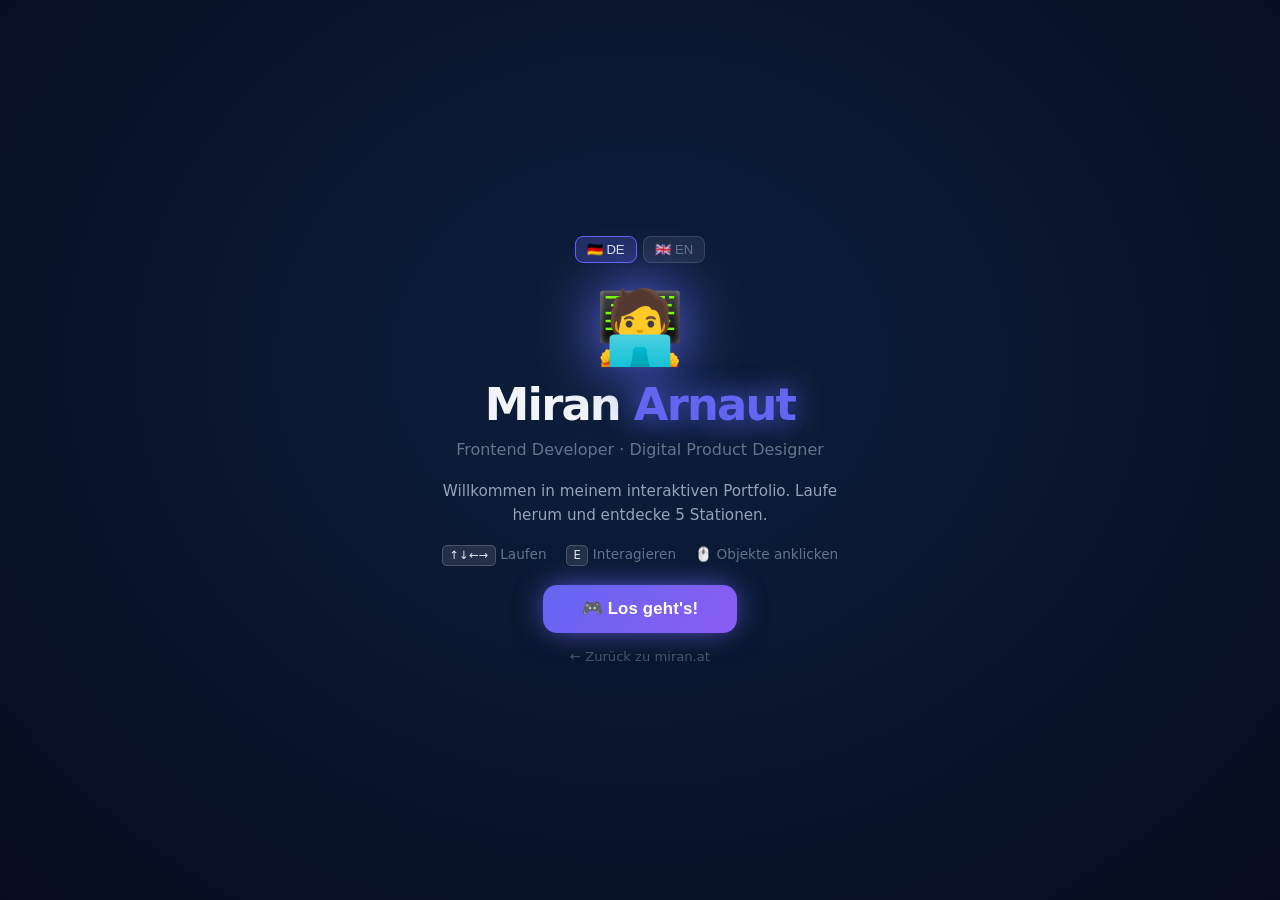
<file: about/index.html>
<!DOCTYPE html>
<html lang="en">
  <head>
    <meta charset="UTF-8" />
    <link rel="icon" type="image/svg+xml" href="data:image/svg+xml,<svg xmlns='http://www.w3.org/2000/svg' viewBox='0 0 100 100'><text y='.9em' font-size='90'>🎮</text></svg>" />
    <meta name="viewport" content="width=device-width, initial-scale=1.0" />
    <title>Miran Arnaut — Digital Product Designer</title>
    <meta name="description" content="Frontend Developer & Digital Product Designer in Karlsruhe — Interactive portfolio game" />
    <style>
      * { margin: 0; padding: 0; box-sizing: border-box; }
      html, body { width: 100%; height: 100%; overflow: hidden; background: #0f0e17; }
      #app { width: 100%; height: 100%; }
    </style>
    <script type="module" crossorigin src="./assets/index-zeUGJAIS.js"></script>
    <link rel="stylesheet" crossorigin href="./assets/index-BJtJqdg1.css">
  </head>
  <body>
    <div id="app"></div>
  </body>
</html>
</file>
<file: about/assets/index-BJtJqdg1.css>
.game-canvas[data-v-62f50af3]{display:block;width:100%;height:100%}.hud-controls[data-v-d78a0cbf]{position:fixed;bottom:1.4rem;left:1.4rem;background:#0a1628e0;border:1px solid rgba(255,255,255,.1);border-radius:14px;z-index:50;min-width:190px;-webkit-backdrop-filter:blur(8px);backdrop-filter:blur(8px);overflow:hidden;box-shadow:0 8px 32px #0006}.controls-header[data-v-d78a0cbf]{display:flex;align-items:center;gap:.5rem;padding:.65rem 1rem;color:#94a3b8;font-size:.82rem;font-weight:600;cursor:pointer;-webkit-user-select:none;user-select:none;text-transform:uppercase;letter-spacing:.06em}.controls-header[data-v-d78a0cbf]:hover{color:#e2e8f0}.toggle[data-v-d78a0cbf]{margin-left:auto;opacity:.5}.controls-body[data-v-d78a0cbf]{padding:0 1rem .8rem;display:flex;flex-direction:column;gap:.4rem;border-top:1px solid rgba(255,255,255,.06)}.hud-controls.hidden .controls-body[data-v-d78a0cbf]{display:none}.control-row[data-v-d78a0cbf]{display:flex;align-items:center;gap:.65rem;font-size:.8rem;color:#64748b}.key-group[data-v-d78a0cbf]{display:flex;gap:.2rem}kbd[data-v-d78a0cbf]{background:#ffffff1a;border:1px solid rgba(255,255,255,.18);border-radius:5px;padding:.15rem .42rem;font-size:.72rem;color:#e2e8f0;font-family:inherit;min-width:22px;text-align:center}.interact-prompt[data-v-d78a0cbf]{position:fixed;bottom:2rem;left:50%;transform:translate(-50%);background:#0a1628eb;border:1.5px solid var(--color);box-shadow:0 0 30px -4px var(--color),0 8px 32px #00000080;border-radius:16px;padding:.75rem 1.5rem;display:flex;align-items:center;gap:.9rem;z-index:50;-webkit-backdrop-filter:blur(10px);backdrop-filter:blur(10px);color:#e2e8f0;font-size:.9rem;white-space:nowrap}.prompt-icon[data-v-d78a0cbf]{font-size:1.8rem;filter:drop-shadow(0 0 8px var(--color))}.prompt-text strong[data-v-d78a0cbf]{display:block;color:#f1f5f9;font-size:1rem}.prompt-text kbd[data-v-d78a0cbf]{font-size:.75rem}.name-tag[data-v-d78a0cbf]{position:fixed;top:1.4rem;left:50%;transform:translate(-50%);display:flex;align-items:center;gap:.65rem;background:#0a1628d9;border:1px solid rgba(255,255,255,.1);border-radius:50px;padding:.5rem 1.4rem;z-index:50;-webkit-backdrop-filter:blur(8px);backdrop-filter:blur(8px);box-shadow:0 4px 20px #0006}.name-emoji[data-v-d78a0cbf]{font-size:1.2rem}.name-text[data-v-d78a0cbf]{font-size:.97rem;font-weight:700;color:#f1f5f9}.name-sub[data-v-d78a0cbf]{font-size:.75rem;color:#64748b}.prompt-enter-active[data-v-d78a0cbf],.prompt-leave-active[data-v-d78a0cbf]{transition:all .22s cubic-bezier(.34,1.5,.64,1)}.prompt-enter-from[data-v-d78a0cbf],.prompt-leave-to[data-v-d78a0cbf]{opacity:0;transform:translate(-50%) translateY(14px)}@media (max-width: 520px){.name-sub[data-v-d78a0cbf]{display:none}.name-tag[data-v-d78a0cbf]{padding:.45rem 1rem}.interact-prompt[data-v-d78a0cbf]{font-size:.82rem;padding:.6rem 1rem}.hud-controls[data-v-d78a0cbf]{bottom:.8rem;left:.8rem}}.dialog-overlay[data-v-7eca944b]{position:fixed;top:0;right:0;bottom:0;left:0;background:#050a19b8;-webkit-backdrop-filter:blur(6px);backdrop-filter:blur(6px);display:flex;align-items:center;justify-content:center;z-index:100;padding:1rem}.dialog-box[data-v-7eca944b]{background:linear-gradient(135deg,#0d1b35,#111827);border:1px solid var(--accent);box-shadow:0 0 0 1px #ffffff0f,0 0 60px -10px var(--accent),0 30px 60px -20px #000000b3;border-radius:20px;width:100%;max-width:640px;max-height:88vh;overflow-y:auto;padding:2rem 2.2rem 1.8rem;position:relative;color:#e2e8f0;scrollbar-width:thin;scrollbar-color:var(--accent) transparent}.close-btn[data-v-7eca944b]{position:absolute;top:1rem;right:1rem;background:#ffffff12;border:1px solid rgba(255,255,255,.12);color:#94a3b8;border-radius:50%;width:36px;height:36px;display:flex;align-items:center;justify-content:center;cursor:pointer;font-size:14px;transition:all .2s}.close-btn[data-v-7eca944b]:hover{background:#ffffff24;color:#fff;transform:scale(1.1)}.dialog-header[data-v-7eca944b]{display:flex;align-items:center;gap:1rem;margin-bottom:1.4rem;padding-bottom:1rem;border-bottom:1px solid rgba(255,255,255,.08)}.dialog-icon[data-v-7eca944b]{font-size:2.4rem;filter:drop-shadow(0 0 12px var(--accent))}.dialog-title[data-v-7eca944b]{font-size:1.65rem;font-weight:700;color:#f1f5f9;letter-spacing:-.02em}.dialog-body[data-v-7eca944b]{line-height:1.65;color:#94a3b8;font-size:.97rem}.dialog-footer[data-v-7eca944b]{display:flex;gap:.8rem;margin-top:1.6rem;flex-wrap:wrap}.cta-btn[data-v-7eca944b]{display:inline-flex;align-items:center;gap:.4rem;padding:.6rem 1.4rem;background:var(--accent);color:#0a1628;font-weight:700;font-size:.9rem;border-radius:10px;text-decoration:none;transition:all .2s;box-shadow:0 0 20px -4px var(--accent)}.cta-btn[data-v-7eca944b]:hover{filter:brightness(1.12);transform:translateY(-2px);box-shadow:0 4px 24px -4px var(--accent)}.continue-btn[data-v-7eca944b]{background:#ffffff12;border:1px solid rgba(255,255,255,.12);color:#94a3b8;border-radius:10px;padding:.6rem 1.2rem;font-size:.9rem;cursor:pointer;transition:all .2s}.continue-btn[data-v-7eca944b]:hover{background:#ffffff1f;color:#e2e8f0}.dialog-enter-active[data-v-7eca944b],.dialog-leave-active[data-v-7eca944b]{transition:all .28s cubic-bezier(.34,1.4,.64,1)}.dialog-enter-from[data-v-7eca944b],.dialog-leave-to[data-v-7eca944b]{opacity:0;transform:scale(.92) translateY(16px)}.dialog-body p{margin-bottom:.75rem}.dialog-body ul{margin:.5rem 0 .75rem 1.2rem}.dialog-body li{margin-bottom:.3rem;color:#94a3b8}.dialog-body strong{color:#e2e8f0}.skills-grid{display:grid;grid-template-columns:1fr 1fr;gap:1rem}.skill-group h4{color:#e2e8f0;font-size:.85rem;text-transform:uppercase;letter-spacing:.08em;margin-bottom:.5rem}.tags{display:flex;flex-wrap:wrap;gap:.35rem}.tags span{background:#ffffff12;border:1px solid rgba(255,255,255,.1);border-radius:6px;padding:.2rem .55rem;font-size:.78rem;color:#cbd5e1}.projects-list{display:flex;flex-direction:column;gap:1rem}.project-item{background:#ffffff0a;border:1px solid rgba(255,255,255,.08);border-radius:12px;padding:1rem 1.1rem}.project-header{display:flex;align-items:center;gap:.8rem;margin-bottom:.5rem}.project-icon{font-size:1.6rem}.project-header h4{color:#e2e8f0;font-size:1rem;margin:0}.project-sub{color:#64748b;font-size:.8rem;margin:0}.project-item p{color:#94a3b8;font-size:.88rem;margin-bottom:.5rem}.testimonials-list{display:flex;flex-direction:column;gap:1rem}.testimonial{background:#ffffff0a;border-left:3px solid var(--accent, #f97316);border-radius:0 10px 10px 0;padding:.9rem 1.1rem}.testimonial p{color:#94a3b8;font-style:italic;margin-bottom:.4rem;font-size:.9rem}.testimonial footer{color:#64748b;font-size:.8rem}.testimonial footer strong{color:#e2e8f0}.contact-links{display:flex;flex-wrap:wrap;gap:.7rem;margin:1rem 0}.contact-btn{display:inline-flex;align-items:center;gap:.4rem;padding:.5rem 1rem;border-radius:8px;text-decoration:none;font-size:.88rem;font-weight:600;transition:all .2s;border:1px solid rgba(255,255,255,.1);color:#e2e8f0;background:#ffffff0f}.contact-btn:hover{background:#ffffff1f;transform:translateY(-2px)}blockquote{border-left:3px solid #fbbf24;margin:1rem 0 0;padding:.7rem 1rem;background:#fbbf240f;border-radius:0 8px 8px 0;font-style:italic;color:#94a3b8;font-size:.9rem}@media (max-width: 520px){.skills-grid{grid-template-columns:1fr}}*,*:before,*:after{box-sizing:border-box;margin:0;padding:0}html,body,#app{width:100%;height:100%;overflow:hidden;background:#0a1628;font-family:Segoe UI,system-ui,-apple-system,sans-serif}.app{width:100%;height:100%;position:relative}.intro-screen[data-v-706a98da]{position:fixed;top:0;right:0;bottom:0;left:0;background:radial-gradient(ellipse at 50% 40%,#0d1f3c,#060d1f);display:flex;align-items:center;justify-content:center;z-index:200}.intro-content[data-v-706a98da]{text-align:center;color:#e2e8f0;max-width:480px;padding:2rem;display:flex;flex-direction:column;align-items:center;gap:.8rem}.intro-avatar[data-v-706a98da]{font-size:4.5rem;filter:drop-shadow(0 0 30px #6366f1);animation:float-706a98da 3s ease-in-out infinite}@keyframes float-706a98da{0%,to{transform:translateY(0)}50%{transform:translateY(-12px)}}.intro-title[data-v-706a98da]{font-size:2.8rem;font-weight:800;letter-spacing:-.04em;color:#f1f5f9;line-height:1}.accent[data-v-706a98da]{color:#6366f1;text-shadow:0 0 30px #6366f1}.intro-sub[data-v-706a98da]{color:#64748b;font-size:1rem;font-weight:500}.intro-desc[data-v-706a98da]{color:#94a3b8;font-size:.95rem;line-height:1.6;margin-top:.4rem}.intro-hints[data-v-706a98da]{display:flex;gap:1.2rem;align-items:center;font-size:.85rem;color:#64748b;margin-top:.4rem}.intro-hints kbd[data-v-706a98da]{background:#ffffff1a;border:1px solid rgba(255,255,255,.18);border-radius:5px;padding:.15rem .42rem;font-size:.72rem;color:#e2e8f0;font-family:inherit}.intro-btn[data-v-706a98da]{margin-top:.6rem;padding:.85rem 2.4rem;background:linear-gradient(135deg,#6366f1,#8b5cf6);color:#fff;border:none;border-radius:14px;font-size:1.05rem;font-weight:700;cursor:pointer;transition:all .2s;box-shadow:0 0 30px -4px #6366f1,0 8px 32px #0006;letter-spacing:.01em}.intro-btn[data-v-706a98da]:hover{transform:translateY(-3px) scale(1.04);box-shadow:0 0 50px -4px #8b5cf6,0 12px 40px #0006}.intro-link[data-v-706a98da]{color:#475569;font-size:.82rem;text-decoration:none;margin-top:.2rem;transition:color .2s}.intro-link[data-v-706a98da]:hover{color:#94a3b8}.lang-switcher[data-v-706a98da]{display:flex;gap:.4rem}.lang-switcher button[data-v-706a98da]{background:#ffffff12;border:1px solid rgba(255,255,255,.12);color:#64748b;border-radius:8px;padding:.3rem .7rem;font-size:.82rem;cursor:pointer;transition:all .2s}.lang-switcher button[data-v-706a98da]:hover{background:#ffffff1f;color:#e2e8f0}.lang-switcher button.active[data-v-706a98da]{background:#6366f140;border-color:#6366f1;color:#e2e8f0}.intro-lang[data-v-706a98da]{margin-bottom:.6rem;justify-content:center}.game-lang[data-v-706a98da]{position:fixed;top:1.4rem;right:1.4rem;z-index:50}.intro-enter-active[data-v-706a98da],.intro-leave-active[data-v-706a98da]{transition:opacity .5s ease}.intro-enter-from[data-v-706a98da],.intro-leave-to[data-v-706a98da]{opacity:0}
</file>
